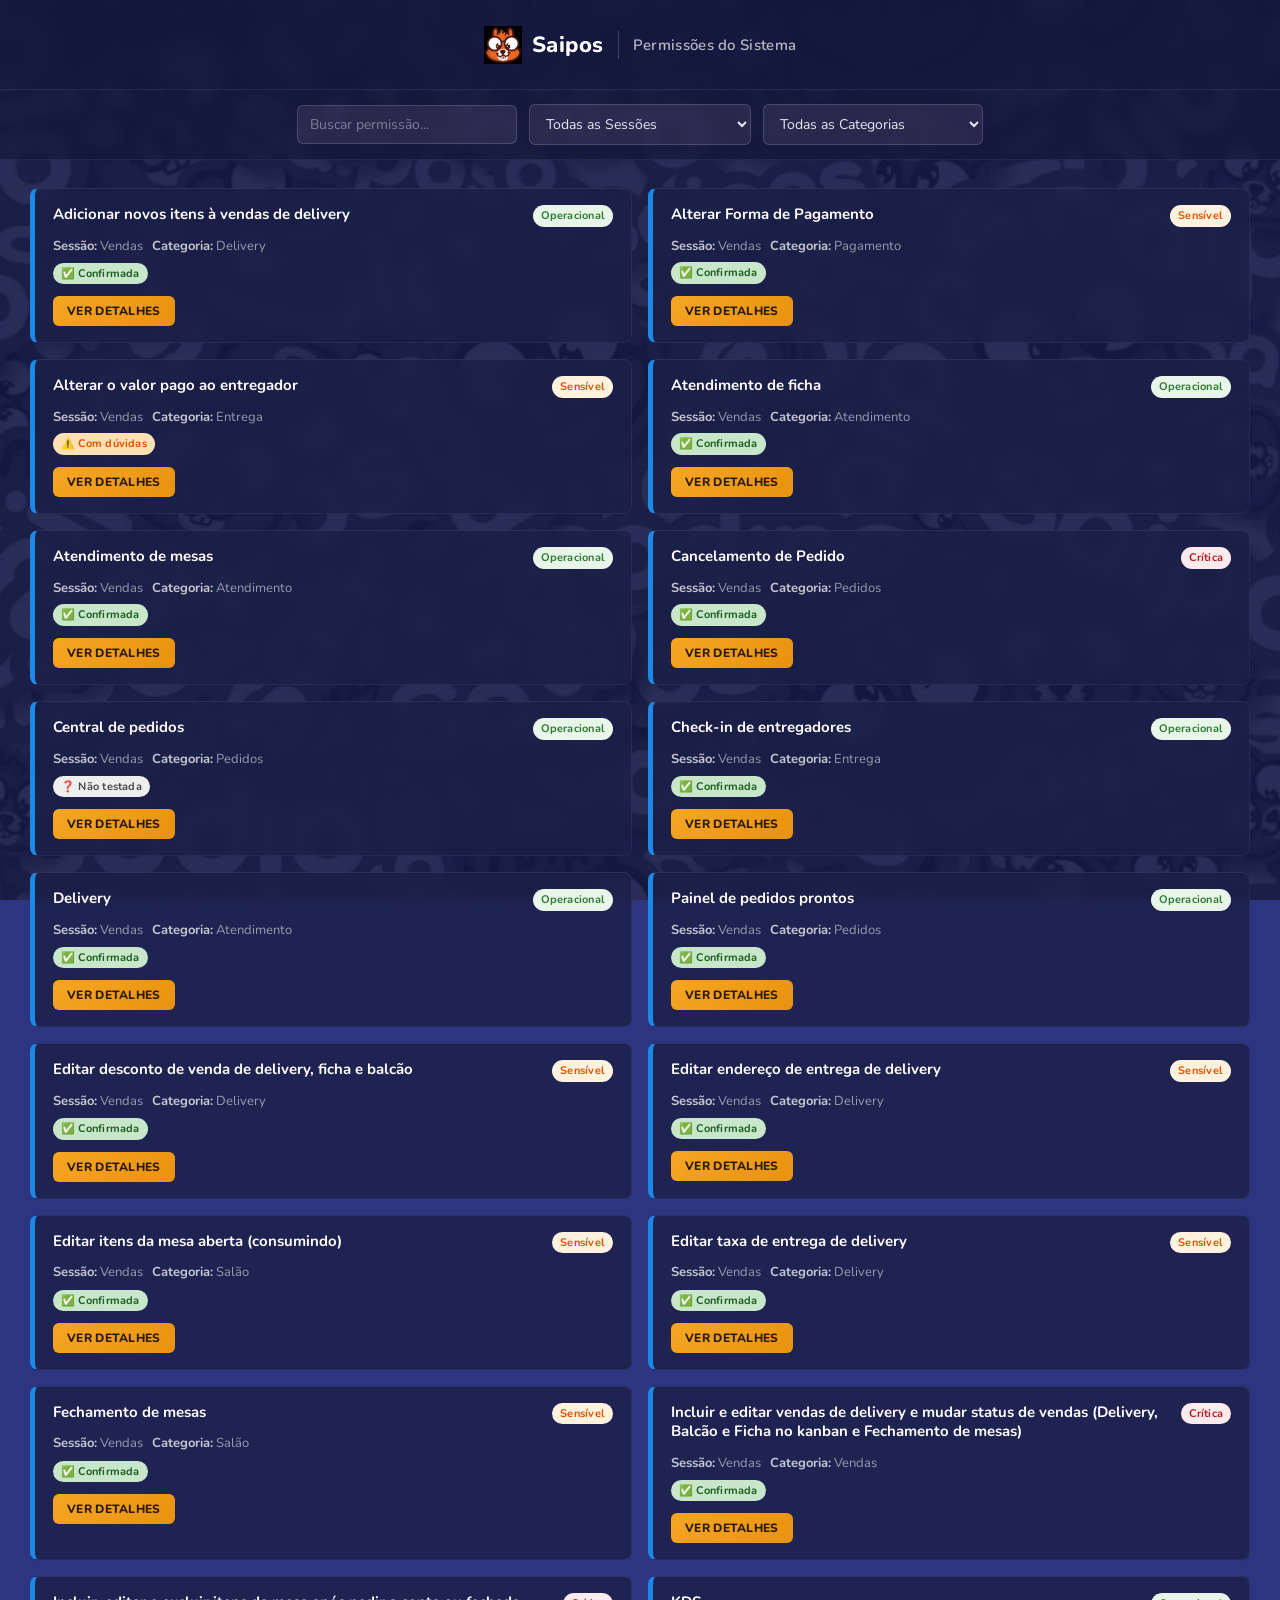
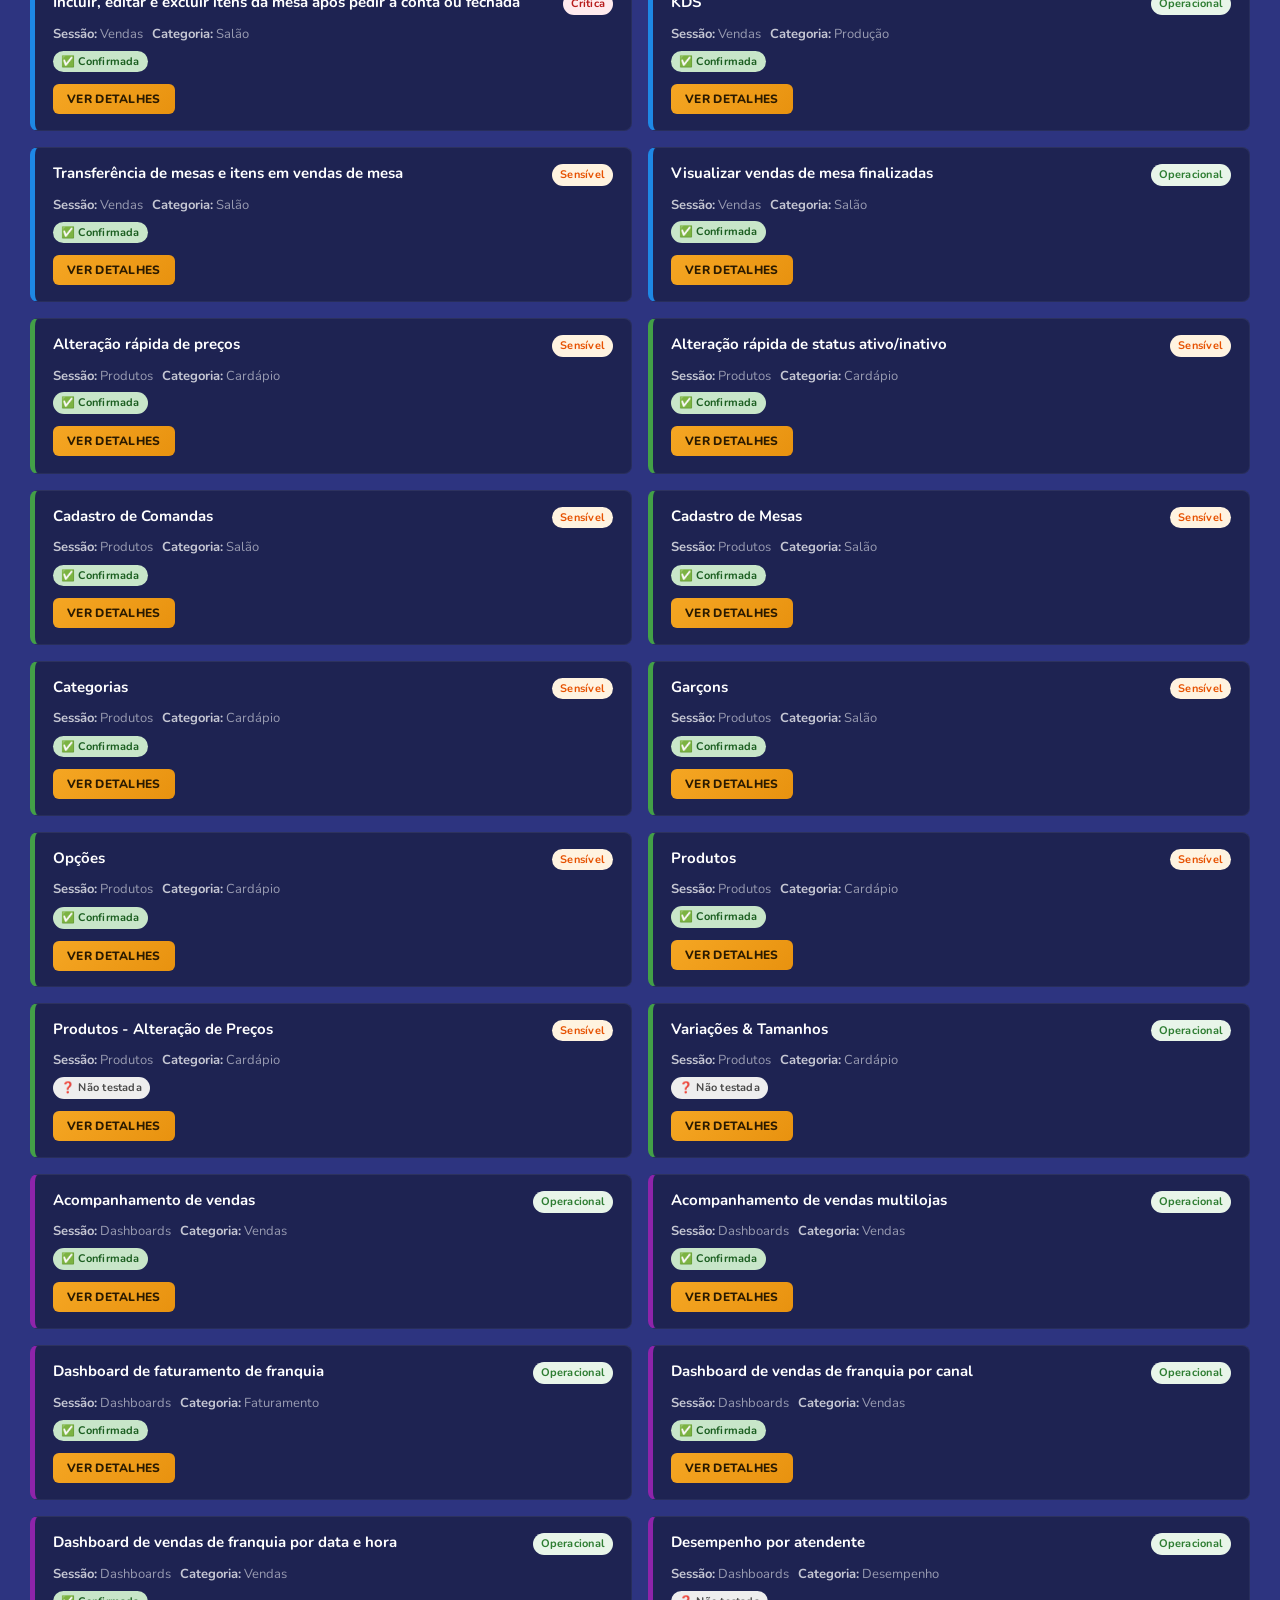
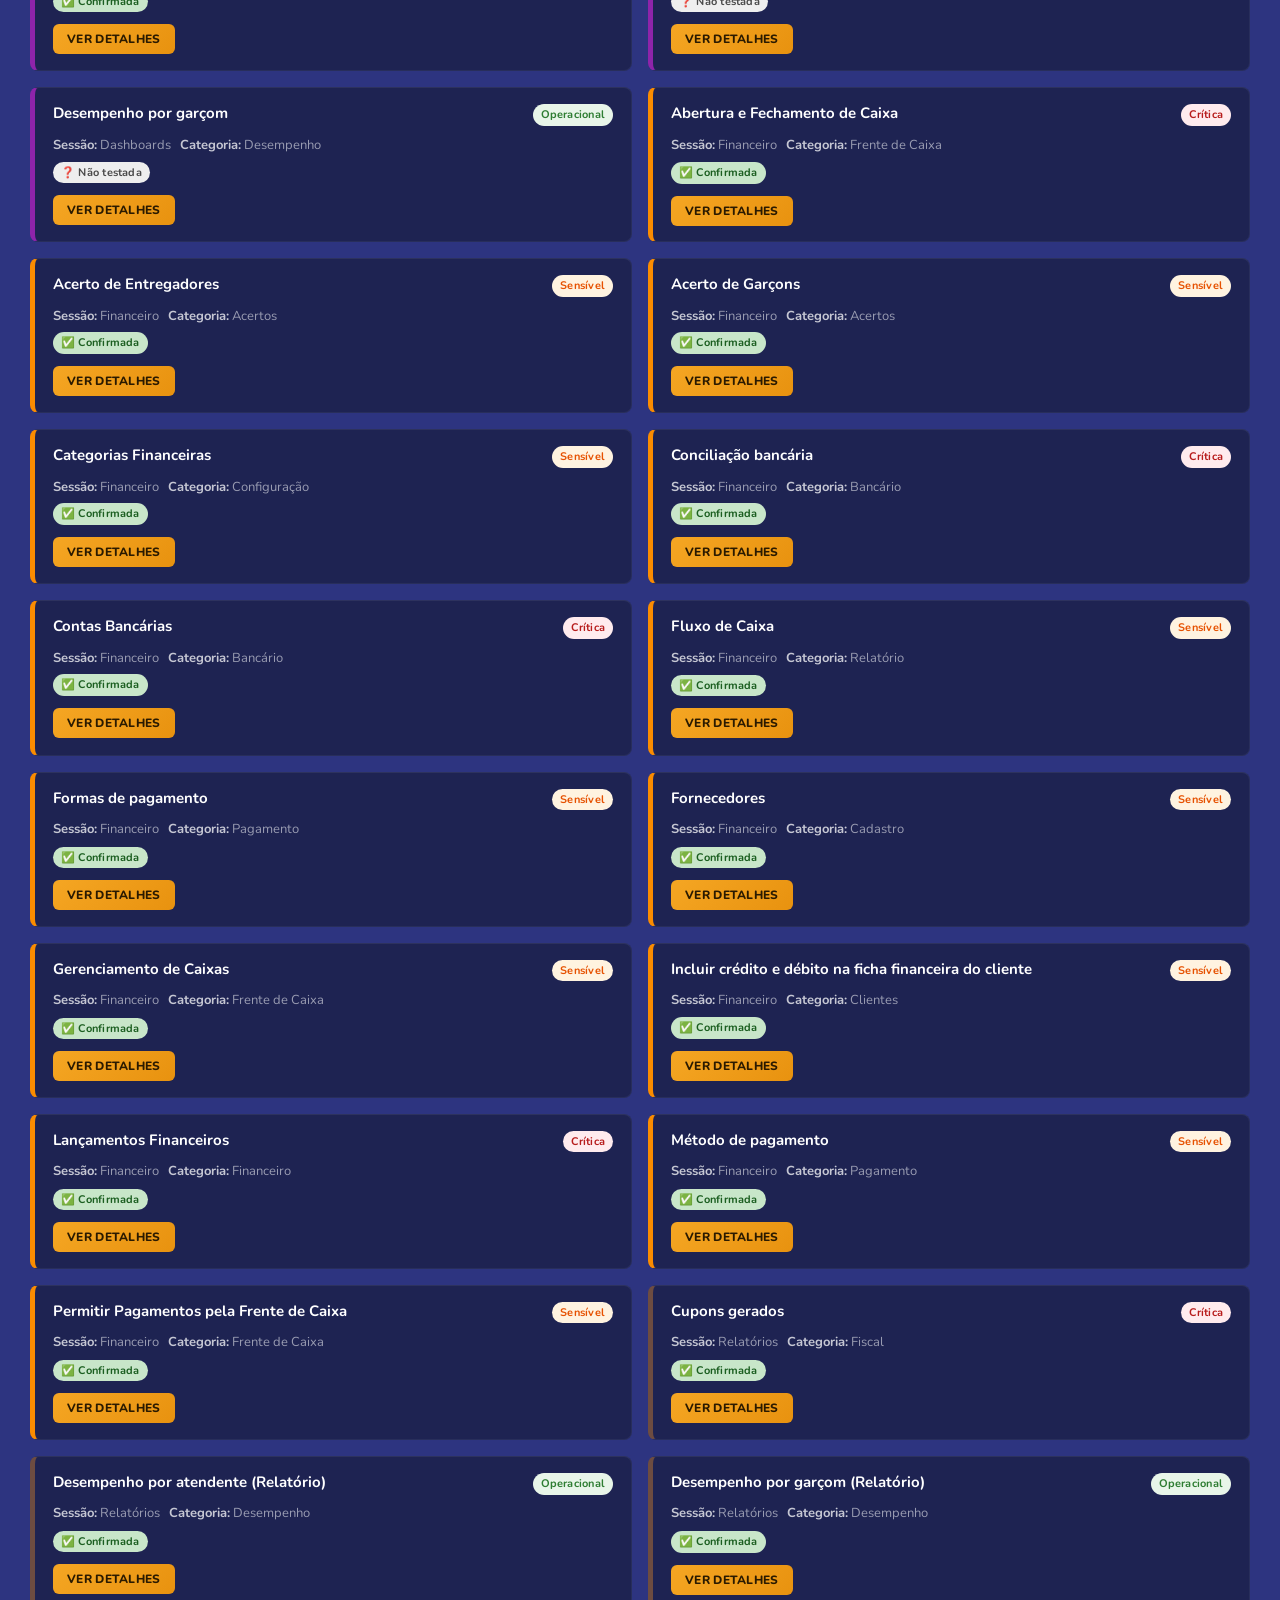
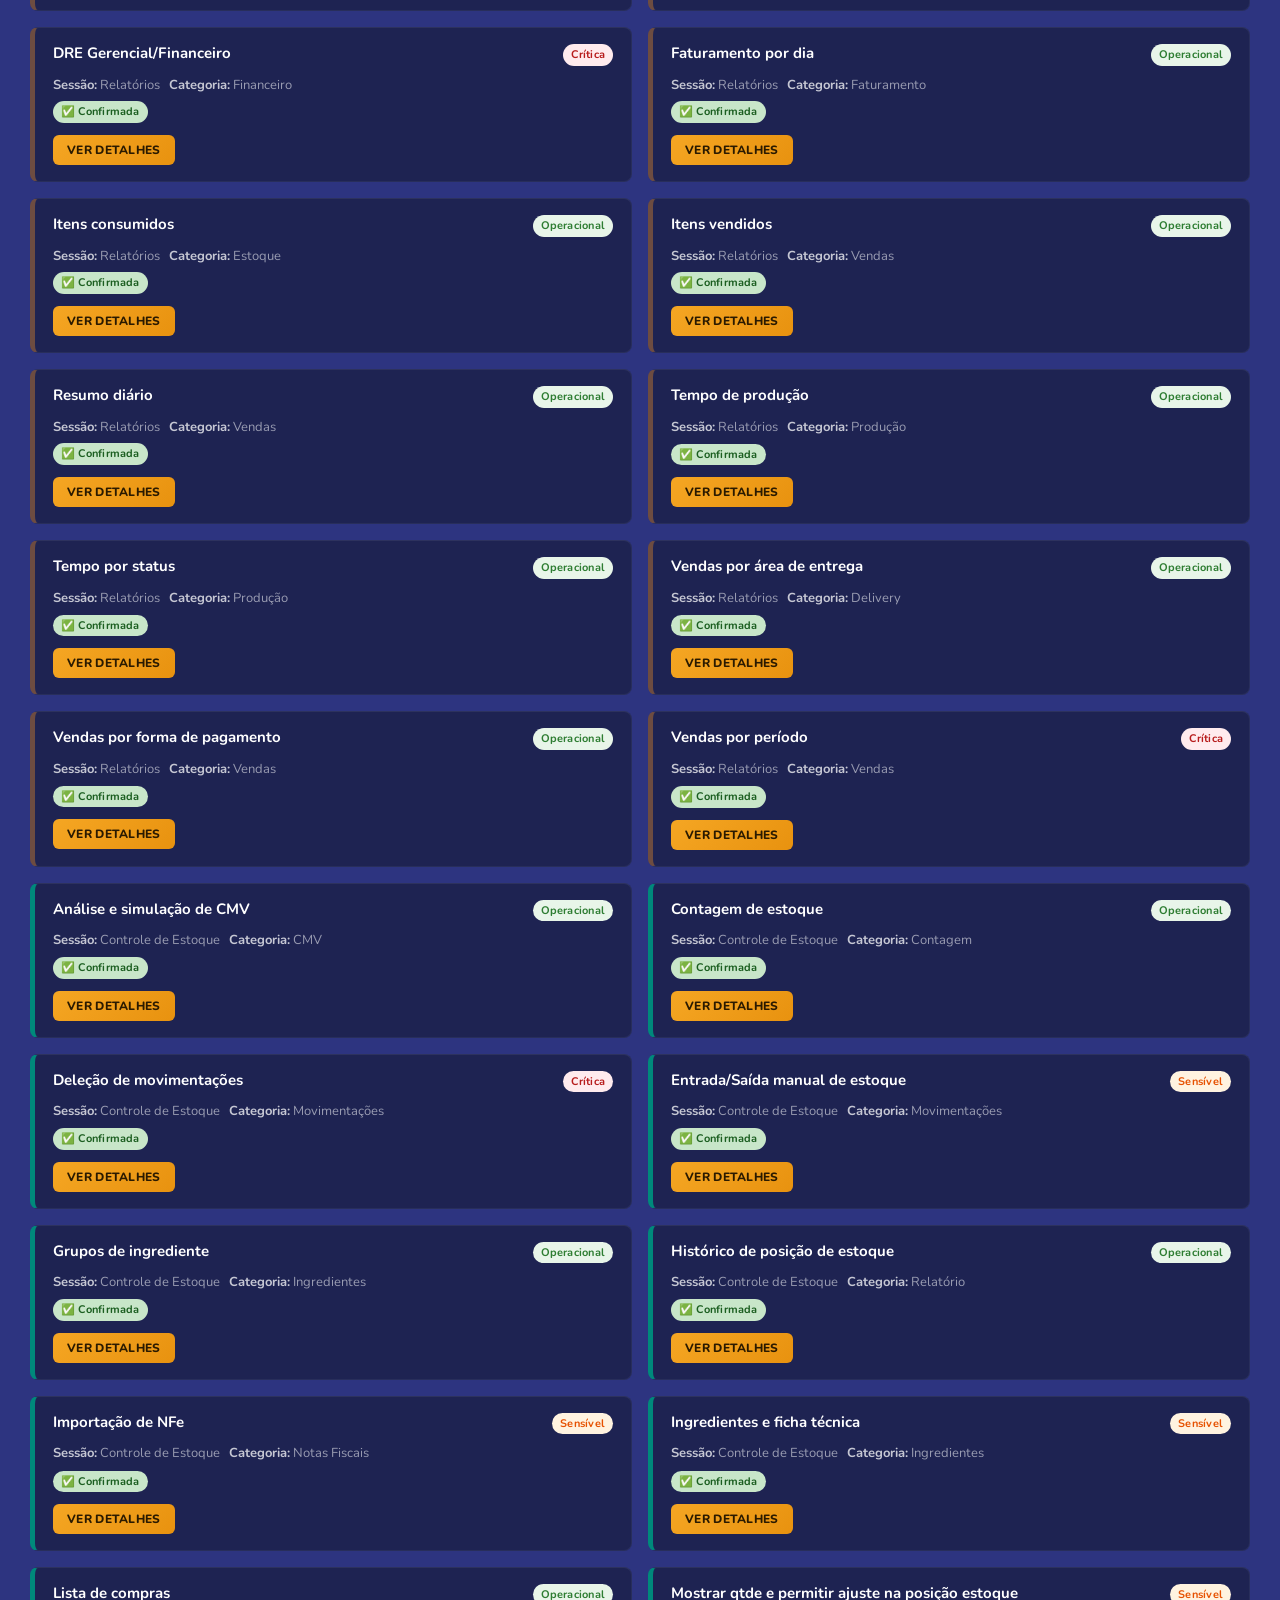
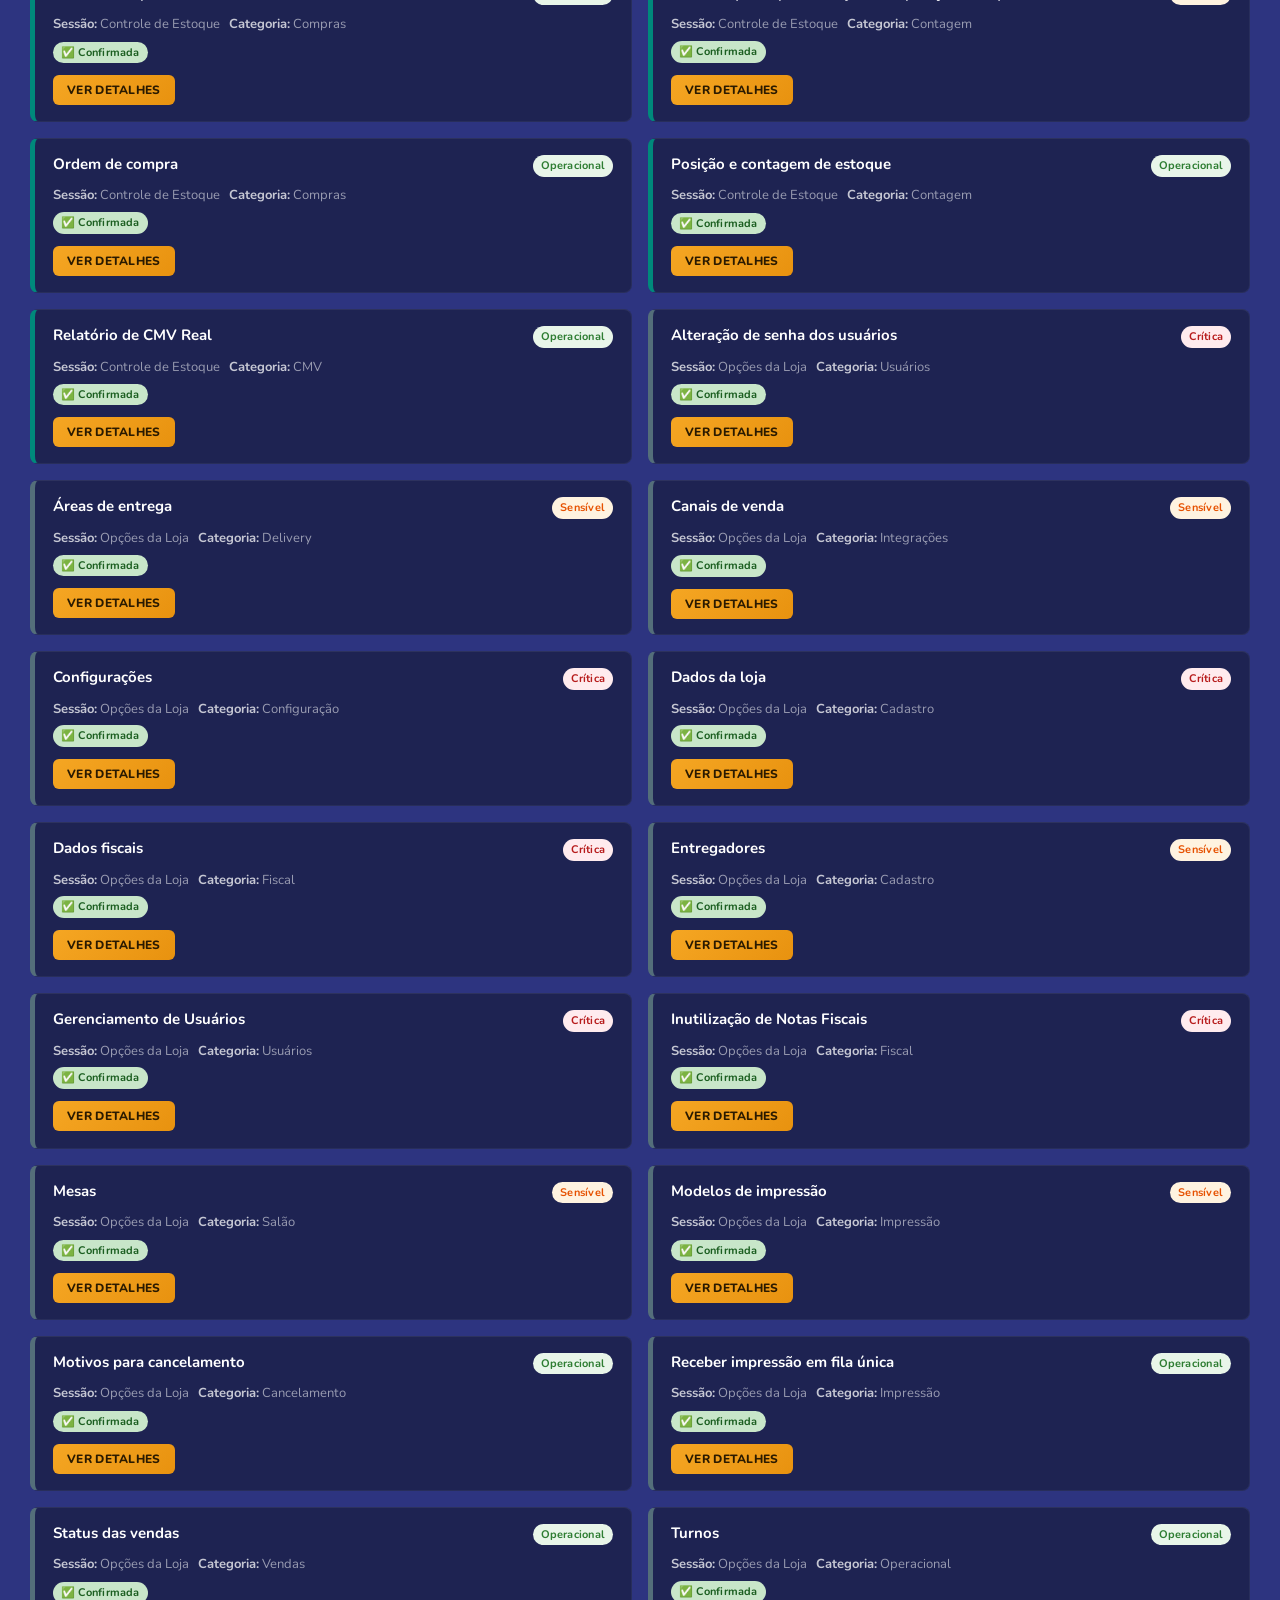
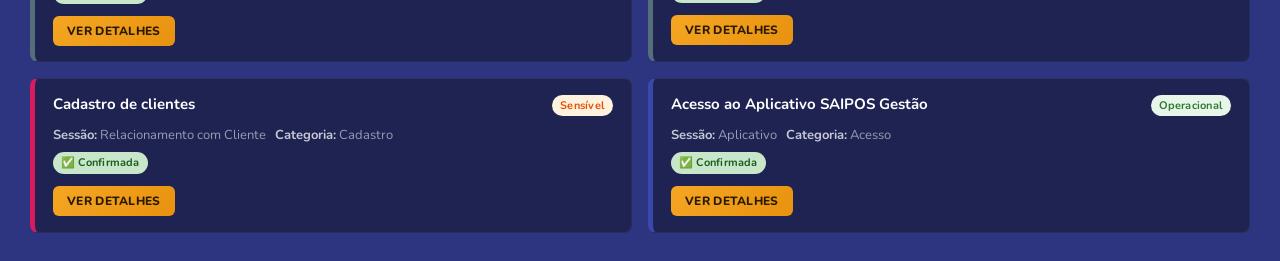
<file: index.html>
<!DOCTYPE html>
<html lang="pt-BR">
<head>
  <meta charset="UTF-8">
  <meta name="viewport" content="width=device-width, initial-scale=1.0">
  <title>Permissões do Sistema SAIPOS</title>
  <link rel="stylesheet" href="style.css">
  <link rel="icon" type="image/png" href="assets/allen_nobg.png">
</head>
<body>

<header class="header">
  <div class="header-logo">
    <img src="assets/allen_nobg.png" alt="Saipos">
    <span class="header-logo-text">Saipos</span>
  </div>
  <div class="header-divider"></div>
  <span class="header-title">Permissões do Sistema</span>
</header>

<section class="filters">
  <input type="text" id="searchInput" placeholder="Buscar permissão...">
  <select id="sessionFilter">
    <option value="">Todas as Sessões</option>
  </select>
  <select id="categoryFilter">
    <option value="">Todas as Categorias</option>
  </select>
</section>

<main id="permissionsContainer" class="permissions-container"></main>

<script src="permisoes.js"></script>
<script src="script.js"></script>
</body>
</html>
</file>
<file: style.css>
@import url('https://fonts.googleapis.com/css2?family=Nunito:wght@400;600;700;800&display=swap');

* {
  margin: 0;
  padding: 0;
  box-sizing: border-box;
  font-family: 'Nunito', Arial, sans-serif;
}

body {
  background-color: #2d3480;
  background-image: url('assets/Design_sem_nome.png');
  background-size: cover;
  background-attachment: fixed;
  background-position: center;
  color: #e8eaf6;
  min-height: 100vh;
}

.header {
  height: 90px;
  background: rgba(20, 24, 60, 0.82);
  backdrop-filter: blur(8px);
  display: flex;
  align-items: center;
  justify-content: center;
  gap: 14px;
  border-bottom: 1px solid rgba(255,255,255,0.08);
}

.header-logo {
  display: flex;
  align-items: center;
  gap: 10px;
}

.header-logo img {
  height: 38px;
  width: auto;
}

.header-logo-text {
  font-size: 22px;
  font-weight: 800;
  color: #fff;
  letter-spacing: 0.5px;
}

.header-divider {
  width: 1px;
  height: 28px;
  background: rgba(255,255,255,0.2);
}

.header-title {
  font-size: 15px;
  font-weight: 600;
  color: rgba(255,255,255,0.7);
  letter-spacing: 0.3px;
}

.filters {
  background: rgba(20, 24, 60, 0.7);
  backdrop-filter: blur(6px);
  padding: 14px 30px;
  display: flex;
  align-items: center;
  justify-content: center;
  gap: 12px;
  border-bottom: 1px solid rgba(255,255,255,0.06);
}

.filters input,
.filters select {
  padding: 9px 12px;
  min-width: 220px;
  border: 1px solid rgba(255,255,255,0.15);
  border-radius: 6px;
  background: rgba(255,255,255,0.08);
  color: #e8eaf6;
  font-size: 14px;
  font-family: 'Nunito', sans-serif;
  outline: none;
  transition: border-color 0.2s, background 0.2s;
}

.filters input::placeholder {
  color: rgba(255,255,255,0.4);
}

.filters input:focus,
.filters select:focus {
  border-color: rgba(255,255,255,0.35);
  background: rgba(255,255,255,0.13);
}

.filters select option {
  background: #2d3480;
  color: #e8eaf6;
}

.permissions-container {
  padding: 28px 30px;
  display: grid;
  grid-template-columns: repeat(auto-fill, minmax(420px, 1fr));
  gap: 16px;
}

.permission-card {
  background: rgba(28, 32, 72, 0.82);
  border-left: 5px solid #1f2d40;
  border-radius: 8px;
  padding: 16px 18px;
  backdrop-filter: blur(6px);
  border-top: 1px solid rgba(255,255,255,0.07);
  border-right: 1px solid rgba(255,255,255,0.05);
  border-bottom: 1px solid rgba(255,255,255,0.05);
  transition: transform 0.15s ease, box-shadow 0.15s ease;
}

.permission-card:hover {
  transform: translateY(-2px);
  box-shadow: 0 8px 24px rgba(0,0,0,0.35);
}

.permission-card h3 {
  font-size: 15px;
  font-weight: 700;
  margin-bottom: 6px;
  color: #fff;
  line-height: 1.3;
}

.permission-meta {
  font-size: 13px;
  color: rgba(255,255,255,0.55);
}

.permission-meta strong {
  color: rgba(255,255,255,0.75);
}

.permission-extra {
  display: grid;
  grid-template-rows: 0fr;
  opacity: 0;
  margin-top: 0;
  font-size: 13px;
  color: rgba(255,255,255,0.75);
  background: transparent;
  border-radius: 6px;
  transition: grid-template-rows 0.4s cubic-bezier(0.4,0,0.2,1),
              opacity 0.35s cubic-bezier(0.4,0,0.2,1),
              margin-top 0.35s cubic-bezier(0.4,0,0.2,1);
}

.permission-extra-inner {
  overflow: hidden;
  background: rgba(0,0,0,0.22);
  border-radius: 6px;
  padding: 0 10px;
  transition: padding 0.35s cubic-bezier(0.4,0,0.2,1);
}

.permission-extra.active {
  grid-template-rows: 1fr;
  opacity: 1;
  margin-top: 12px;
}

.permission-extra.active .permission-extra-inner {
  padding: 12px 10px;
}

.btn-ver-mais {
  margin-top: 12px;
  padding: 7px 14px;
  border: none;
  border-radius: 6px;
  background: linear-gradient(135deg, #f5a623, #e8920f);
  color: #2a1a00;
  cursor: pointer;
  font-size: 12px;
  font-weight: 800;
  font-family: 'Nunito', sans-serif;
  letter-spacing: 0.3px;
  transition: transform 0.2s ease, box-shadow 0.2s ease, background 0.25s ease;
  text-transform: uppercase;
  position: relative;
  overflow: hidden;
}

.btn-ver-mais::after {
  content: '';
  position: absolute;
  inset: 0;
  background: rgba(255,255,255,0);
  transition: background 0.2s ease;
}

.btn-ver-mais:hover {
  background: linear-gradient(135deg, #fbb93a, #f5a623);
  transform: translateY(-1px);
  box-shadow: 0 4px 14px rgba(245, 166, 35, 0.45);
}

.btn-ver-mais:hover::after {
  background: rgba(255,255,255,0.08);
}

.btn-ver-mais:active {
  transform: translateY(0) scale(0.97);
  box-shadow: none;
}


/* ── Card detail styles ── */

.permission-header {
    display: flex;
    align-items: flex-start;
    justify-content: space-between;
    gap: 10px;
    margin-bottom: 6px;
  }

  .permission-header h3 {
    font-size: 15px;
    flex: 1;
  }

  
  .permission-tags {
    margin-top: 8px;
    display: flex;
    flex-wrap: wrap;
    gap: 6px;
  }

  
  .badge {
    display: inline-block;
    font-size: 11px;
    font-weight: 700;
    padding: 2px 8px;
    border-radius: 12px;
    white-space: nowrap;
    line-height: 1.6;
    letter-spacing: 0.02em;
  }

  
  .detail-item {
    margin-bottom: 10px;
  }

  .detail-item:last-child {
    margin-bottom: 0;
  }

  .detail-label {
    display: block;
    font-weight: 700;
    font-size: 12px;
    color: rgba(255,255,255,0.45);
    margin-bottom: 4px;
    text-transform: uppercase;
    letter-spacing: 0.06em;
  }

  .detail-item p {
    margin: 0;
    font-size: 13px;
    color: rgba(255,255,255,0.82);
    line-height: 1.55;
  }

  
  .detail-fallback {
    font-size: 13px;
    color: rgba(255,255,255,0.4);
    font-style: italic;
    padding: 4px 0;
  }
</file>
